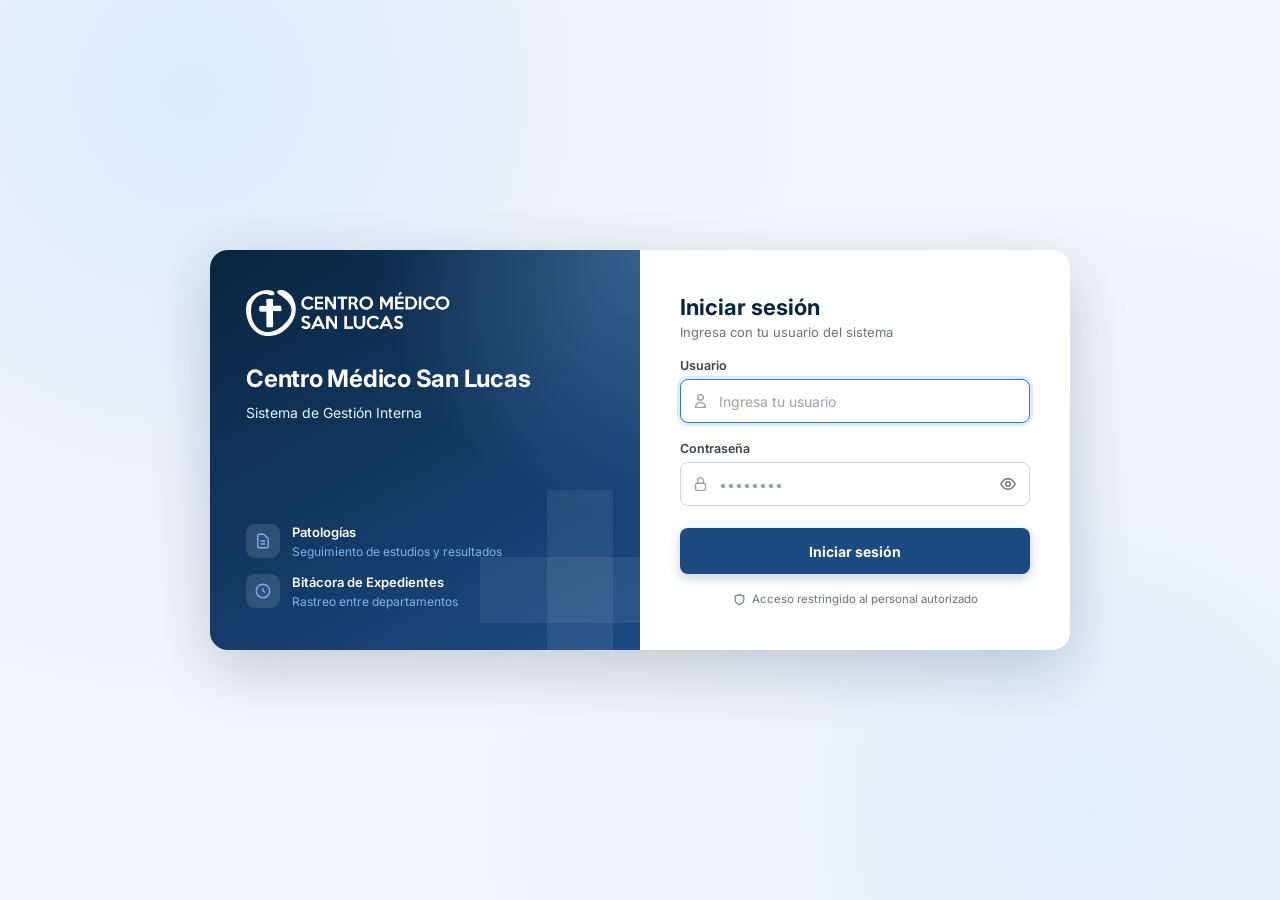
<file: index.html>
<!DOCTYPE html>
<html lang="es">
<head>
  <meta charset="UTF-8">
  <meta name="viewport" content="width=device-width, initial-scale=1.0">
  <title>Centro Médico San Lucas — Dashboard</title>
  <link rel="preconnect" href="https://fonts.googleapis.com">
  <link rel="preconnect" href="https://fonts.gstatic.com" crossorigin>
  <link rel="stylesheet" href="https://fonts.googleapis.com/css2?family=Inter:wght@400;500;600;700&display=swap">
  <link rel="stylesheet" href="css/styles.css">
  <script>if (!localStorage.getItem('cmsl_session')) location.replace('login.html');</script>
  <style>
    /* ── Dashboard layout ── */
    .dashboard-body {
      min-height: calc(100vh - var(--header-h));
      padding: 32px 24px 48px;
      max-width: 1120px;
      margin: 0 auto;
    }

    /* ── Bienvenida ── */
    .dashboard-greeting {
      position: relative;
      overflow: hidden;
      margin-bottom: 32px;
      padding: 28px 28px;
      border-radius: 16px;
      background:
        radial-gradient(circle at 92% 20%, rgba(125,180,237,.35) 0, transparent 40%),
        linear-gradient(120deg, var(--blue-900) 0%, var(--blue-700) 100%);
      color: var(--white);
      box-shadow: var(--shadow-md);
    }
    .dashboard-greeting::after {
      /* Cruz médica decorativa */
      content: '';
      position: absolute; right: 28px; top: 50%;
      width: 96px; height: 96px; transform: translateY(-50%);
      background:
        linear-gradient(rgba(255,255,255,.10), rgba(255,255,255,.10)) center / 32px 96px no-repeat,
        linear-gradient(rgba(255,255,255,.10), rgba(255,255,255,.10)) center / 96px 32px no-repeat;
      border-radius: 8px;
    }
    .greeting-date {
      font-size: 12px; font-weight: 600;
      text-transform: uppercase; letter-spacing: .08em;
      color: var(--blue-300);
    }
    .dashboard-greeting h2 {
      font-size: 26px;
      font-weight: 700;
      letter-spacing: -.01em;
      margin-top: 6px;
    }
    .dashboard-greeting p {
      font-size: 14px;
      color: var(--blue-100);
      margin-top: 4px;
      max-width: 560px;
    }

    /* ── Section header ── */
    .section-title {
      font-size: 11px;
      font-weight: 700;
      text-transform: uppercase;
      letter-spacing: .08em;
      color: var(--gray-500);
      margin-bottom: 14px;
    }

    /* ── Modules grid ── */
    .modules-grid {
      display: grid;
      grid-template-columns: repeat(auto-fill, minmax(280px, 1fr));
      gap: 18px;
    }

    /* ── Module card ── */
    .module-card {
      position: relative;
      background: var(--white);
      border: 1px solid var(--gray-200);
      border-radius: 14px;
      padding: 22px;
      display: flex;
      flex-direction: column;
      gap: 14px;
      text-decoration: none;
      color: inherit;
      box-shadow: var(--shadow-sm);
      transition: box-shadow .2s, transform .15s, border-color .2s;
      cursor: pointer;
    }
    .module-card:hover {
      box-shadow: var(--shadow-md);
      transform: translateY(-2px);
      border-color: var(--blue-300);
    }
    .module-card:focus-visible { box-shadow: var(--focus-ring), var(--shadow-md); }
    .module-card.disabled {
      background: var(--gray-50);
      border-style: dashed;
      box-shadow: none;
      cursor: not-allowed;
      pointer-events: none;
    }
    .module-card.disabled .module-info,
    .module-card.disabled .module-icon { opacity: .6; }

    .module-top {
      display: flex; align-items: flex-start; justify-content: space-between; gap: 12px;
    }
    .module-icon {
      width: 48px; height: 48px;
      border-radius: 12px;
      display: grid; place-items: center;
      flex-shrink: 0;
    }
    .module-icon svg { width: 24px; height: 24px; }
    .icon-blue   { background: var(--blue-100); color: var(--blue-700); }
    .icon-green  { background: var(--green-bg); color: var(--green); }
    .icon-yellow { background: var(--yellow-bg); color: var(--yellow); }
    .icon-gray   { background: var(--gray-100); color: var(--gray-500); }

    .module-info { flex: 1; }
    .module-info h3 {
      font-size: 16px;
      font-weight: 700;
      color: var(--blue-900);
    }
    .module-info p {
      font-size: 13px;
      color: var(--gray-500);
      margin-top: 4px;
      line-height: 1.5;
    }

    .module-badge {
      display: inline-flex; align-items: center; gap: 5px;
      font-size: 11px;
      font-weight: 600;
      padding: 3px 10px 3px 8px;
      border-radius: 20px;
      background: var(--green-bg);
      color: var(--green);
    }
    .module-badge::before {
      content: ''; width: 6px; height: 6px; border-radius: 50%; background: currentColor;
    }
    .badge-soon {
      background: var(--gray-100);
      color: var(--gray-500);
    }

    .module-cta {
      display: inline-flex; align-items: center; gap: 6px;
      font-size: 13px; font-weight: 600; color: var(--blue-700);
      padding-top: 14px;
      border-top: 1px solid var(--gray-100);
    }
    .module-cta svg { width: 16px; height: 16px; transition: transform .2s; }
    .module-card:hover .module-cta svg { transform: translateX(3px); }

    .module-features {
      list-style: none;
      display: flex; flex-wrap: wrap; gap: 6px;
    }
    .module-features li {
      font-size: 11.5px; font-weight: 500;
      color: var(--gray-600);
      background: var(--gray-100);
      padding: 3px 9px; border-radius: 6px;
    }

    @media (max-width: 640px) {
      .dashboard-body { padding: 16px 14px 32px; }
      .dashboard-greeting { padding: 22px 20px; }
      .dashboard-greeting::after { display: none; }
      .dashboard-greeting h2 { font-size: 21px; }
      .modules-grid { grid-template-columns: 1fr; }
    }
  </style>
</head>
<body>

<!-- ── HEADER ── -->
<header>
  <img src="img/logo_cmsl.png" alt="Centro Médico San Lucas" class="header-logo">
  <span class="header-subtitle">Sistema de Gestión</span>
  <div class="header-spacer"></div>
  <span id="header-user" style="font-size:12px;color:var(--blue-300);margin-right:8px;"></span>
  <button id="btn-logout" class="btn-logout" title="Cerrar sesión">
    <svg xmlns="http://www.w3.org/2000/svg" fill="none" viewBox="0 0 24 24" stroke="currentColor" stroke-width="2">
      <path d="M17 16l4-4m0 0l-4-4m4 4H7m6 4v1a2 2 0 01-2 2H5a2 2 0 01-2-2V7a2 2 0 012-2h6a2 2 0 012 2v1"/>
    </svg>
    Salir
  </button>
</header>

<!-- ── DASHBOARD ── -->
<div class="dashboard-body">

  <div class="dashboard-greeting">
    <span class="greeting-date" id="greeting-date"></span>
    <h2>Bienvenido, <span id="greeting-name">—</span></h2>
    <p>Selecciona un módulo para comenzar</p>
  </div>

  <p class="section-title">Módulos disponibles</p>
  <div class="modules-grid">

    <!-- Patologías -->
    <a class="module-card" href="patologias.html" id="card-patologias">
      <div class="module-top">
        <div class="module-icon icon-blue">
          <svg xmlns="http://www.w3.org/2000/svg" fill="none" viewBox="0 0 24 24" stroke="currentColor" stroke-width="1.8">
            <path d="M9 12h6m-6 4h6m2 5H7a2 2 0 01-2-2V5a2 2 0 012-2h5.586a1 1 0 01.707.293l5.414 5.414a1 1 0 01.293.707V19a2 2 0 01-2 2z"/>
          </svg>
        </div>
        <span class="module-badge">Activo</span>
      </div>
      <div class="module-info">
        <h3>Patologías</h3>
        <p>Registro y seguimiento de estudios de patología de pacientes</p>
      </div>
      <ul class="module-features">
        <li>Resultados</li><li>Revisión médica</li><li>Envío al paciente</li><li>Pagos</li>
      </ul>
      <span class="module-cta">
        Abrir módulo
        <svg xmlns="http://www.w3.org/2000/svg" fill="none" viewBox="0 0 24 24" stroke="currentColor" stroke-width="2.2"><path d="M5 12h14m-6-6 6 6-6 6"/></svg>
      </span>
    </a>

    <!-- Bitácora de Expedientes -->
    <a class="module-card" href="bitacora.html" id="card-bitacora">
      <div class="module-top">
        <div class="module-icon icon-green">
          <svg xmlns="http://www.w3.org/2000/svg" fill="none" viewBox="0 0 24 24" stroke="currentColor" stroke-width="1.8">
            <path d="M12 8v4l3 2m6-2a9 9 0 11-18 0 9 9 0 0118 0z"/>
          </svg>
        </div>
        <span class="module-badge">Activo</span>
      </div>
      <div class="module-info">
        <h3>Bitácora de Expedientes</h3>
        <p>Rastreo de expedientes clínicos entre departamentos y tiempo en cada uno</p>
      </div>
      <ul class="module-features">
        <li>Transferencias</li><li>Acuses</li><li>Alertas de tiempo</li><li>Archivo</li>
      </ul>
      <span class="module-cta">
        Abrir módulo
        <svg xmlns="http://www.w3.org/2000/svg" fill="none" viewBox="0 0 24 24" stroke="currentColor" stroke-width="2.2"><path d="M5 12h14m-6-6 6 6-6 6"/></svg>
      </span>
    </a>

    <!-- Anexo 2 · Inventarios: web app aparte, con cuenta de Google (ver ANEXO2_URL en js/config.js) -->
    <a class="module-card" id="card-anexo2" target="_blank" rel="noopener">
      <div class="module-top">
        <div class="module-icon icon-yellow">
          <svg xmlns="http://www.w3.org/2000/svg" fill="none" viewBox="0 0 24 24" stroke="currentColor" stroke-width="1.8">
            <path d="M9 5H7a2 2 0 00-2 2v12a2 2 0 002 2h10a2 2 0 002-2V7a2 2 0 00-2-2h-2M9 5a2 2 0 002 2h2a2 2 0 002-2M9 5a2 2 0 012-2h2a2 2 0 012 2m-6 9 2 2 4-4"/>
          </svg>
        </div>
        <span class="module-badge" id="badge-anexo2">Activo</span>
      </div>
      <div class="module-info">
        <h3>Anexo 2 · Inventarios</h3>
        <p>Asignación de bienes de uso personal y compartido, con firma electrónica. Se abre con tu cuenta @medsanlucas.com autorizada.</p>
      </div>
      <ul class="module-features">
        <li>Solicitudes de RH</li><li>Padrón de bienes</li><li>Firma con tableta</li><li>PDF firmado</li>
      </ul>
      <span class="module-cta">
        Abrir en otra pestaña
        <svg xmlns="http://www.w3.org/2000/svg" fill="none" viewBox="0 0 24 24" stroke="currentColor" stroke-width="2.2"><path d="M14 4h6v6m0-6L10 14M18 14v5a1 1 0 01-1 1H5a1 1 0 01-1-1V7a1 1 0 011-1h5"/></svg>
      </span>
    </a>

    <!-- Próximamente -->
    <div class="module-card disabled">
      <div class="module-top">
        <div class="module-icon icon-gray">
          <svg xmlns="http://www.w3.org/2000/svg" fill="none" viewBox="0 0 24 24" stroke="currentColor" stroke-width="1.8">
            <path d="M9 19v-6a2 2 0 00-2-2H5a2 2 0 00-2 2v6a2 2 0 002 2h2a2 2 0 002-2zm0 0V9a2 2 0 012-2h2a2 2 0 012 2v10m-6 0a2 2 0 002 2h2a2 2 0 002-2m0 0V5a2 2 0 012-2h2a2 2 0 012 2v14a2 2 0 01-2 2h-2a2 2 0 01-2-2z"/>
          </svg>
        </div>
        <span class="module-badge badge-soon">Próximamente</span>
      </div>
      <div class="module-info">
        <h3>Reportes</h3>
        <p>Estadísticas y reportes del centro médico</p>
      </div>
    </div>

  </div>
</div>

<script type="module">
  import { getSession, logout, tieneAccesoPatologias } from './js/auth.js';
  import { tieneAccesoBitacora } from './js/bitacora/config.js';
  import { ANEXO2_URL } from './js/config.js';

  const session = getSession();
  if (session) {
    document.getElementById('greeting-name').textContent = session.usuario;
    document.getElementById('header-user').textContent   = session.usuario;
  }

  const hoy = new Date().toLocaleDateString('es-MX', {
    weekday: 'long', day: 'numeric', month: 'long', year: 'numeric',
  });
  document.getElementById('greeting-date').textContent = hoy;

  /* Cada módulo decide quién entra (y lo vuelve a verificar al abrirse):
       Patologías → farmacia, admision, contabilidad, admin
       Bitácora   → admision, departamentos clínicos, admin */
  if (!session || !tieneAccesoPatologias(session.usuario)) {
    document.getElementById('card-patologias').remove();
  }
  if (!session || !tieneAccesoBitacora(session.usuario)) {
    document.getElementById('card-bitacora').remove();
  }

  /* Anexo 2 se ve para todos: el acceso lo decide la propia web app según
     la cuenta de Google, no el usuario de este sitio. */
  const cardAnexo2 = document.getElementById('card-anexo2');
  if (ANEXO2_URL) {
    cardAnexo2.href = ANEXO2_URL;
  } else {
    cardAnexo2.classList.add('disabled');
    cardAnexo2.removeAttribute('target');
    document.getElementById('badge-anexo2').className = 'module-badge badge-soon';
    document.getElementById('badge-anexo2').textContent = 'Por publicar';
  }

  // Un usuario dado de alta en la hoja pero sin módulos asignados (Anexo 2 no cuenta).
  if (!document.querySelector('.modules-grid a.module-card:not(#card-anexo2)')) {
    document.querySelector('.dashboard-greeting p').textContent =
      'Tu usuario no tiene módulos asignados. Pide a Sistemas que te dé acceso.';
  }

  document.getElementById('btn-logout').addEventListener('click', logout);
</script>

</body>
</html>
</file>
<file: css/styles.css>
/* ── Tokens ─────────────────────────────────────── */
:root {
  /* Paleta base (los nombres se usan también en estilos en línea y en el JS) */
  --blue-900: #0A2540;
  --blue-800: #0F3460;
  --blue-700: #1C4B82;
  --blue-500: #2E78D4;
  --blue-300: #7DB4ED;
  --blue-100: #E8F2FC;
  --blue-50:  #F4F8FD;
  --white:    #FFFFFF;
  --gray-900: #111827;
  --gray-700: #374151;
  --gray-600: #4B5563;
  --gray-500: #6B7280;
  --gray-400: #9CA3AF;
  --gray-300: #D1D5DB;
  --gray-200: #E5E7EB;
  --gray-100: #F3F4F6;
  --gray-50:  #F9FAFB;
  --green:    #15803D;
  --green-bg: #DCFCE7;
  --red:      #DC2626;
  --red-bg:   #FEE2E2;
  --yellow:   #B45309;
  --yellow-bg:#FEF3C7;
  --violet:   #6D28D9;
  --violet-bg:#EDE9FE;

  /* Semánticos */
  --bg:            #F3F6FA;
  --surface:       var(--white);
  --border:        var(--gray-200);
  --border-strong: var(--gray-300);
  --text:          var(--gray-900);
  --text-muted:    #5F6775;
  --focus-ring:    0 0 0 3px rgba(46,120,212,.35);

  --shadow-xs: 0 1px 2px rgba(10,37,64,.06);
  --shadow-sm: 0 1px 3px rgba(10,37,64,.08), 0 1px 2px rgba(10,37,64,.04);
  --shadow-md: 0 4px 16px rgba(10,37,64,.10);
  --shadow-lg: 0 12px 40px rgba(10,37,64,.18);
  --radius:    8px;
  --radius-lg: 12px;
  --panel-w:   480px;
  --header-h:  64px;
  --font: 'Inter', 'Segoe UI', system-ui, -apple-system, sans-serif;
}

/* ── Reset ───────────────────────────────────────── */
*, *::before, *::after { box-sizing: border-box; margin: 0; padding: 0; }
body {
  font-family: var(--font);
  font-size: 14px;
  line-height: 1.45;
  background: var(--bg);
  color: var(--gray-700);
  min-height: 100vh;
  overflow-x: hidden;
  -webkit-font-smoothing: antialiased;
}
button, input, select, textarea { font-family: inherit; }

:focus-visible { outline: none; box-shadow: var(--focus-ring); }

/* ── Header ──────────────────────────────────────── */
header {
  position: sticky; top: 0; z-index: 100;
  height: var(--header-h);
  background: linear-gradient(90deg, var(--blue-900) 0%, var(--blue-800) 100%);
  display: flex; align-items: center; gap: 14px;
  padding: 0 24px;
  box-shadow: var(--shadow-md);
}
.header-logo {
  height: 34px; width: auto;
  flex-shrink: 0;
  filter: brightness(0) invert(1);
}
.header-subtitle {
  font-size: 13px; font-weight: 600; color: var(--white);
  white-space: nowrap;
  padding-left: 14px;
  border-left: 1px solid rgba(255,255,255,.2);
  letter-spacing: .01em;
}
.btn-back {
  display: grid; place-items: center;
  width: 36px; height: 36px;
  border-radius: 8px;
  color: var(--blue-300);
  flex-shrink: 0;
  transition: color .15s, background .15s;
}
.btn-back:hover { color: var(--white); background: rgba(255,255,255,.1); }

#header-user, #header-depto {
  display: inline-flex; align-items: center; gap: 6px;
  padding: 4px 11px; border-radius: 20px;
  background: rgba(255,255,255,.08);
  color: var(--blue-100) !important;
  font-weight: 600;
}
#header-user:empty, #header-depto:empty { display: none; }

.btn-logout {
  display: inline-flex; align-items: center; gap: 6px;
  background: none; border: 1px solid rgba(255,255,255,.2);
  color: var(--blue-100); font-size: 12px; font-weight: 600;
  height: 34px; padding: 0 12px; border-radius: 8px; cursor: pointer;
  flex-shrink: 0;
  transition: color .15s, background .15s, border-color .15s;
}
.btn-logout svg { width: 15px; height: 15px; }
.btn-logout:hover { color: var(--white); background: rgba(255,255,255,.1); border-color: rgba(255,255,255,.4); }
.header-spacer { flex: 1; }
#status-indicator {
  font-size: 12px; color: var(--blue-100);
  display: flex; align-items: center; gap: 7px;
  padding: 4px 11px; border-radius: 20px;
  background: rgba(255,255,255,.06);
}
.dot {
  width: 8px; height: 8px; border-radius: 50%;
  background: var(--blue-300);
  transition: background .3s;
}
.dot.online  { background: #4ADE80; box-shadow: 0 0 0 3px rgba(74,222,128,.2); }
.dot.loading { background: #FBBF24; animation: pulse 1s infinite; }
.dot.error   { background: #F87171; box-shadow: 0 0 0 3px rgba(248,113,113,.2); }
@keyframes pulse { 0%,100%{opacity:1} 50%{opacity:.4} }

/* ── Layout ──────────────────────────────────────── */
.app-body {
  display: flex;
  min-height: calc(100vh - var(--header-h));
  transition: padding-right .3s ease;
}
.app-body.panel-open { padding-right: var(--panel-w); }

main {
  flex: 1; padding: 24px;
  max-width: 100%; overflow: hidden;
}

/* ── Encabezado de página ────────────────────────── */
.page-head {
  display: flex; align-items: flex-end; justify-content: space-between;
  gap: 16px; flex-wrap: wrap;
  margin-bottom: 18px;
}
.page-head h1 {
  font-size: 22px; font-weight: 700; color: var(--blue-900);
  letter-spacing: -.01em;
}
.page-head p {
  font-size: 13px; color: var(--text-muted); margin-top: 2px;
}

/* ── Tarjeta de controles (búsqueda + filtros) ───── */
.controls-card {
  background: var(--surface);
  border: 1px solid var(--border);
  border-radius: var(--radius-lg);
  box-shadow: var(--shadow-xs);
  padding: 16px;
  margin-bottom: 16px;
}
.controls-card > :last-child { margin-bottom: 0; }

/* ── Toolbar ─────────────────────────────────────── */
.toolbar {
  display: flex; gap: 10px; flex-wrap: wrap;
  align-items: center; margin-bottom: 14px;
}
.search-wrap {
  flex: 1; min-width: 260px;
  position: relative;
}
.search-wrap svg {
  position: absolute; left: 12px; top: 50%;
  transform: translateY(-50%);
  width: 17px; height: 17px;
  color: var(--gray-400); pointer-events: none;
}
#search-input {
  width: 100%; height: 40px; padding: 0 12px 0 38px;
  border: 1.5px solid var(--border-strong);
  border-radius: var(--radius);
  font-size: 14px; color: var(--text); background: var(--gray-50);
  outline: none; transition: border-color .2s, box-shadow .2s, background .2s;
}
#search-input:hover { border-color: var(--gray-400); }
#search-input:focus {
  border-color: var(--blue-500); background: var(--white);
  box-shadow: 0 0 0 3px rgba(46,120,212,.15);
}
#search-input::placeholder { color: #5F6775; }

/* Selector segmentado (Folio / Expediente / Nombre) */
.search-type {
  display: flex; gap: 2px;
  background: var(--gray-100);
  padding: 3px; border-radius: 9px;
}
.search-type label {
  display: flex; align-items: center;
  font-size: 13px; font-weight: 500; color: var(--gray-600);
  cursor: pointer;
  height: 34px; padding: 0 12px;
  border-radius: 7px;
  transition: background .15s, color .15s, box-shadow .15s;
  user-select: none;
}
.search-type label:hover { color: var(--blue-700); }
.search-type input[type=radio] { position: absolute; opacity: 0; pointer-events: none; }
.search-type label:has(input:checked) {
  background: var(--white); color: var(--blue-900); font-weight: 600;
  box-shadow: var(--shadow-sm);
}
.search-type label:has(input:focus-visible) { box-shadow: var(--focus-ring); }

.btn {
  display: inline-flex; align-items: center; gap: 7px;
  height: 40px; padding: 0 16px; font-size: 13px; font-weight: 600;
  border: none; border-radius: var(--radius); cursor: pointer;
  white-space: nowrap;
  transition: background .18s, border-color .18s, transform .1s, box-shadow .18s;
}
.btn:active { transform: scale(.97); }
.btn-primary { background: var(--blue-700); color: var(--white); box-shadow: var(--shadow-xs); }
.btn-primary:hover { background: var(--blue-900); }
.btn-outline {
  background: var(--white); color: var(--blue-700);
  border: 1.5px solid var(--border-strong);
}
.btn-outline:hover { background: var(--blue-50); border-color: var(--blue-300); }
.btn-new  { background: var(--green); color: var(--white); box-shadow: var(--shadow-xs); }
.btn-new:hover { background: #166534; }
.btn svg { width: 16px; height: 16px; flex-shrink: 0; }

/* ── Filter bar ──────────────────────────────────── */
.filter-bar {
  display: flex; align-items: center; gap: 8px;
  flex-wrap: wrap; margin-bottom: 14px;
}
.filter-label {
  font-size: 11px; font-weight: 700; text-transform: uppercase;
  letter-spacing: .06em; color: var(--text-muted); white-space: nowrap;
  margin-right: 2px;
}
.filter-chip {
  display: inline-flex; align-items: center; gap: 6px;
  height: 32px; padding: 0 13px; font-size: 12.5px; font-weight: 600;
  border: 1.5px solid var(--border-strong); border-radius: 20px;
  cursor: pointer; background: var(--white); color: var(--gray-700);
  transition: border-color .15s, background .15s, color .15s;
}
.filter-chip svg { width: 14px; height: 14px; flex-shrink: 0; color: var(--gray-400); transition: color .15s; }
.filter-chip:hover { border-color: var(--blue-300); color: var(--blue-700); background: var(--blue-50); }
.filter-chip:hover svg { color: var(--blue-500); }
.filter-chip.active { background: var(--blue-700); color: var(--white); border-color: var(--blue-700); }
.filter-chip.active svg { color: var(--blue-100); }
.filter-chip.active:hover { background: var(--blue-900); border-color: var(--blue-900); }

/* ── Stats bar (indicadores) ─────────────────────── */
#stats-bar {
  display: flex; gap: 12px; flex-wrap: wrap;
  margin-bottom: 16px;
}
.stat-chip {
  flex: 1 1 160px; max-width: 240px;
  display: flex; flex-direction: column; gap: 2px;
  background: var(--surface);
  border: 1px solid var(--border);
  border-left: 4px solid var(--blue-500);
  border-radius: 10px;
  padding: 10px 14px;
  font-size: 12px; font-weight: 500; color: var(--text-muted);
  box-shadow: var(--shadow-xs);
}
.stat-chip strong {
  font-size: 22px; font-weight: 700; line-height: 1.15;
  color: var(--blue-900);
  font-variant-numeric: tabular-nums;
}
.stat-chip.stat-warn   { border-left-color: #F59E0B; }
.stat-chip.stat-warn strong { color: var(--yellow); }
.stat-chip.stat-danger { border-left-color: var(--red); }
.stat-chip.stat-danger strong { color: var(--red); }
.stat-chip.stat-ok     { border-left-color: var(--green); }
.stat-chip.stat-ok strong { color: var(--green); }

/* ── Table card ──────────────────────────────────── */
.table-card {
  background: var(--surface);
  border-radius: var(--radius-lg);
  box-shadow: var(--shadow-sm);
  border: 1px solid var(--border);
  overflow: hidden;
}
/* Con altura máxima el scroll es vertical también, así el encabezado queda fijo */
.table-scroll {
  overflow: auto;
  position: relative;   /* contiene los textos ocultos (sr-only) de las filas fuera de vista */
  /* --tabla-top lo calcula main.js: la tabla llega justo al borde inferior de la ventana */
  max-height: calc(100vh - var(--tabla-top, 160px) - 26px);
  min-height: 240px;
}
.table-scroll::-webkit-scrollbar { width: 8px; height: 8px; }
.table-scroll::-webkit-scrollbar-thumb { background: var(--gray-300); border-radius: 4px; }
.table-scroll::-webkit-scrollbar-track { background: transparent; }
table {
  width: 100%; border-collapse: separate; border-spacing: 0;
  font-size: 13px;
  font-variant-numeric: tabular-nums;
}
thead { position: sticky; top: 0; z-index: 5; }
th {
  padding: 11px 14px;
  background: var(--gray-50);
  border-bottom: 1px solid var(--border);
  text-align: left; font-weight: 700;
  color: var(--gray-600); font-size: 11px;
  text-transform: uppercase; letter-spacing: .05em;
  white-space: nowrap;
}
tbody tr {
  cursor: pointer;
  transition: background .12s;
}
tbody td { border-bottom: 1px solid var(--gray-100); }
tbody tr:last-child td { border-bottom: none; }
tbody tr:hover  { background: var(--blue-50); }
tbody tr.active { background: var(--blue-100); }
tbody tr.active td:first-child { box-shadow: inset 3px 0 0 var(--blue-500); }
td {
  padding: 11px 14px;
  white-space: nowrap;
  max-width: 220px;
  overflow: hidden; text-overflow: ellipsis;
  vertical-align: middle;
  color: var(--gray-700);
}
td.folio { font-weight: 700; color: var(--blue-700); }
/* Las filas de estado (cargando / vacío) no son clicables */
tbody tr:has(.state-box) { cursor: default; background: none; }

/* Pills */
.pill {
  display: inline-flex; align-items: center; gap: 5px;
  padding: 2px 10px 2px 8px; border-radius: 20px;
  font-size: 11px; font-weight: 600;
}
.pill::before {
  content: ''; width: 6px; height: 6px; border-radius: 50%;
  background: currentColor;
}
.pill-yes  { background: var(--green-bg);  color: var(--green);  }
.pill-no   { background: var(--gray-100);  color: var(--gray-500); }
.pill-rec  { background: var(--yellow-bg); color: var(--yellow); }

/* ── Tabla de patologías (compacta) ───────────────── */
.tabla-patologias { font-size: 12.5px; }
.tabla-patologias th {
  padding: 9px 8px;
  font-size: 11px; letter-spacing: .03em;
  cursor: help;
}
.tabla-patologias td { padding: 7px 8px; max-width: none; }
.tabla-patologias th:first-child,
.tabla-patologias td:first-child { padding-left: 14px; }
.tabla-patologias th:last-child,
.tabla-patologias td:last-child { padding-right: 14px; }
.tabla-patologias .muted { color: var(--gray-500); }

/* Folio arriba, expediente abajo */
.tabla-patologias .col-id { line-height: 1.25; }
.tabla-patologias .col-id .folio { display: block; font-weight: 700; color: var(--blue-700); }
.tabla-patologias .col-id small { display: block; font-size: 11px; color: var(--gray-500); }

.tabla-patologias .col-nombre {
  max-width: 160px;
  overflow: hidden; text-overflow: ellipsis;
  font-weight: 500; color: var(--gray-900);
}
.tabla-patologias .col-nivel { text-align: center; }
.tabla-patologias .col-monto { text-align: right; }
.tabla-patologias .cita-fecha { font-size: 11.5px; color: var(--gray-700); }
.tabla-patologias .pill { padding: 1px 8px 1px 6px; font-size: 11px; }

/* Días entre la entrega y los resultados digitales */
.dias {
  position: relative;
  display: inline-flex; align-items: center; gap: 5px;
  padding: 2px 9px 2px 6px; border-radius: 20px;
  border: 1px solid transparent;
  font-size: 11.5px; font-weight: 700; white-space: nowrap;
  font-variant-numeric: tabular-nums;
}
.dias-ico { width: 13px; height: 13px; flex-shrink: 0; }
/* Único estado accionable: pendiente y fuera de plazo → el más fuerte */
.dias-vencido { background: #B91C1C; color: var(--white); }
/* Pendiente dentro de plazo */
.dias-espera  { background: var(--green-bg); color: var(--green); border-color: #86EFAC; }
/* Recibido a tiempo */
.dias-ok      { background: var(--green-bg); color: var(--green); }
/* Recibido tarde: queda registrado, pero en voz baja */
.dias-tarde   { background: var(--white); color: #B91C1C; border-color: #FCA5A5; }
.dias-na  { color: var(--gray-500); font-weight: 500; padding: 0; }

.sr-only {
  position: absolute; width: 1px; height: 1px; padding: 0; margin: -1px;
  overflow: hidden; clip: rect(0 0 0 0); white-space: nowrap; border: 0;
}

/* Encabezado "Días" ordenable */
.th-sort {
  display: inline-flex; align-items: center; gap: 4px;
  background: none; border: none; padding: 0; margin: 0;
  font: inherit; letter-spacing: inherit; text-transform: inherit;
  color: inherit; cursor: pointer;
}
.th-sort svg { width: 12px; height: 12px; opacity: .35; transition: opacity .15s, color .15s; }
.th-sort:hover svg { opacity: .8; }
.th-sort:hover { color: var(--blue-700); }
th.sorted .th-sort { color: var(--blue-700); }
th.sorted .th-sort svg { opacity: 1; }

.dias-panel { margin-top: 2px; font-size: 13px; padding: 5px 12px 5px 10px; }
.dias-panel-nota { display: block; margin-top: 6px; font-size: 12px; color: var(--gray-500); }

/* ── Pagination ──────────────────────────────────── */
.pagination {
  display: none; align-items: center; justify-content: center;
  gap: 6px; margin-top: 16px; flex-wrap: wrap;
}
.page-btn {
  min-width: 36px; height: 36px; padding: 0 10px;
  border: 1px solid var(--border-strong); border-radius: 8px;
  background: var(--white); color: var(--gray-700);
  font-size: 13px; font-weight: 600; cursor: pointer;
  font-variant-numeric: tabular-nums;
  transition: border-color .15s, background .15s, color .15s;
}
.page-btn:hover:not(:disabled) { border-color: var(--blue-300); background: var(--blue-50); color: var(--blue-700); }
.page-btn.active { background: var(--blue-700); color: var(--white); border-color: var(--blue-700); }
.page-btn:disabled { opacity: .4; cursor: not-allowed; }
.page-ellipsis { color: var(--gray-500); font-size: 13px; padding: 0 4px; }

/* ── Empty / Loading states ──────────────────────── */
.state-box {
  padding: 72px 24px; text-align: center;
  color: var(--text-muted);
  white-space: normal;
  /* La tabla puede ser más ancha que la pantalla: el mensaje se queda en el área visible */
  position: sticky; left: 0;
  width: 100cqw;
}
.table-scroll { container-type: inline-size; }
td:has(> .state-box) { padding: 0; max-width: none; }
.state-box svg {
  width: 56px; height: 56px; margin: 0 auto 14px; display: block;
  padding: 14px; border-radius: 50%;
  background: var(--blue-50); color: var(--blue-500);
}
.state-box p { font-size: 14px; max-width: 420px; margin: 0 auto; line-height: 1.55; }
.state-box strong { color: var(--gray-700); }
.spinner {
  width: 36px; height: 36px; margin: 0 auto 14px;
  border: 3px solid var(--gray-200);
  border-top-color: var(--blue-500);
  border-radius: 50%;
  animation: spin .7s linear infinite;
}
@keyframes spin { to { transform: rotate(360deg); } }

/* ── Side Panel ──────────────────────────────────── */
#side-panel {
  position: fixed; top: var(--header-h); right: 0;
  width: var(--panel-w); height: calc(100vh - var(--header-h));
  background: var(--white);
  border-left: 1px solid var(--border);
  box-shadow: var(--shadow-lg);
  display: flex; flex-direction: column;
  transform: translateX(100%);
  transition: transform .3s cubic-bezier(.2,.8,.2,1);
  z-index: 90;
  overflow: hidden;
}
#side-panel.open { transform: translateX(0); }

.panel-header {
  padding: 18px 20px;
  background: var(--white);
  border-bottom: 1px solid var(--border);
  display: flex; align-items: center; gap: 12px;
  flex-shrink: 0;
  position: relative;
}
.panel-header::before {
  content: ''; position: absolute; left: 0; top: 0; right: 0; height: 3px;
  background: linear-gradient(90deg, var(--blue-700), var(--blue-500));
}
.panel-header-info { flex: 1; min-width: 0; }
.panel-header h2 {
  font-size: 16px; font-weight: 700; color: var(--blue-900);
  white-space: nowrap; overflow: hidden; text-overflow: ellipsis;
}
.panel-header p { font-size: 12.5px; color: var(--text-muted); margin-top: 2px; }
#btn-close-panel {
  background: none; border: none; cursor: pointer;
  color: var(--gray-500); width: 36px; height: 36px;
  border-radius: 8px; display: grid; place-items: center;
  transition: color .15s, background .15s;
}
#btn-close-panel:hover { color: var(--gray-900); background: var(--gray-100); }
#btn-close-panel svg { width: 18px; height: 18px; }

.panel-body {
  flex: 1; overflow-y: auto; padding: 20px;
}
.panel-body::-webkit-scrollbar { width: 6px; }
.panel-body::-webkit-scrollbar-track { background: transparent; }
.panel-body::-webkit-scrollbar-thumb { background: var(--gray-300); border-radius: 3px; }

.field-group {
  margin-bottom: 14px;
}
.field-group label {
  display: block; font-size: 12px; font-weight: 600;
  color: var(--gray-600); margin-bottom: 5px;
}
.field-group input,
.field-group select,
.field-group textarea {
  width: 100%; min-height: 38px; padding: 8px 11px;
  border: 1.5px solid var(--border-strong);
  border-radius: var(--radius);
  font-size: 13.5px; color: var(--text);
  background: var(--white);
  outline: none;
  transition: border-color .2s, box-shadow .2s;
}
.field-group input:hover:not(.field-readonly),
.field-group select:hover:not(.field-readonly),
.field-group textarea:hover:not(.field-readonly) { border-color: var(--gray-400); }
.field-group input:focus,
.field-group select:focus,
.field-group textarea:focus {
  border-color: var(--blue-500);
  box-shadow: 0 0 0 3px rgba(46,120,212,.15);
}
.field-group textarea { resize: vertical; min-height: 72px; }
.field-readonly {
  background: var(--gray-50) !important;
  color: var(--gray-500) !important;
  border-style: dashed !important;
  cursor: not-allowed;
}

.fields-grid {
  display: grid; grid-template-columns: 1fr 1fr; gap: 0 14px;
}
.fields-grid .field-group { grid-column: span 1; }
.fields-grid .field-group.full { grid-column: span 2; }

.section-label {
  display: flex; align-items: center; gap: 8px;
  font-size: 11px; font-weight: 700; letter-spacing: .08em;
  text-transform: uppercase; color: var(--blue-700);
  padding: 0 0 8px;
  border-bottom: 1px solid var(--blue-100);
  margin: 22px 0 14px;
}
.section-label::before {
  content: ''; width: 6px; height: 6px; border-radius: 2px;
  background: var(--blue-500); flex-shrink: 0;
}
.section-label svg { width: 12px; height: 12px; }
.section-label:first-child { margin-top: 0; }
.section-locked { color: var(--gray-500); border-bottom-color: var(--gray-200); }
.section-locked::before { background: var(--gray-300); }
.field-readonly:not(select) { pointer-events: none; }

.panel-footer {
  padding: 14px 20px;
  border-top: 1px solid var(--border);
  display: flex; gap: 10px; justify-content: flex-end;
  flex-shrink: 0; background: var(--gray-50);
}
.btn-save { background: var(--blue-700); color: var(--white); }
.btn-save:hover { background: var(--blue-900); }
.btn-cancel { background: var(--white); color: var(--gray-700); border: 1px solid var(--border-strong); }
.btn-cancel:hover { background: var(--gray-100); }
.btn:disabled { opacity: .6; cursor: not-allowed; }
.btn:disabled:active { transform: none; }
.panel-footer[hidden], .panel-confirm[hidden], .panel-alert[hidden] { display: none; }

/* Guardando: el formulario queda bloqueado hasta que el servidor confirma */
#side-panel.is-busy .panel-body { pointer-events: none; opacity: .65; transition: opacity .2s; }
.btn-spinner {
  width: 14px; height: 14px; flex-shrink: 0;
  border: 2px solid rgba(255,255,255,.45);
  border-top-color: var(--white);
  border-radius: 50%;
  animation: spin .7s linear infinite;
}

/* Error de guardado: los datos siguen en el formulario */
.panel-alert {
  display: flex; align-items: flex-start; gap: 12px;
  margin: 14px 20px 0;
  padding: 12px 14px;
  background: var(--red-bg);
  border: 1px solid #FCA5A5;
  border-radius: var(--radius);
  color: #7F1D1D;
  font-size: 13px; line-height: 1.45;
  flex-shrink: 0;
}
.panel-alert p { flex: 1; min-width: 0; }
.btn-retry {
  height: 34px; padding: 0 14px; flex-shrink: 0;
  background: var(--white); color: #991B1B;
  border: 1px solid #FCA5A5;
}
.btn-retry:hover { background: #FFF5F5; }

/* Confirmación antes de descartar cambios */
.panel-confirm {
  padding: 14px 20px;
  border-top: 1px solid #FDE68A;
  background: var(--yellow-bg);
  flex-shrink: 0;
}
.panel-confirm p {
  font-size: 13px; font-weight: 600; color: #78350F;
  margin-bottom: 10px;
}
.panel-confirm-actions { display: flex; gap: 10px; justify-content: flex-end; }
.btn-discard { background: var(--white); color: #B91C1C; border: 1px solid #FCA5A5; }
.btn-discard:hover { background: var(--red-bg); }

/* ── Toast ───────────────────────────────────────── */
#toast {
  position: fixed; bottom: 24px; left: 50%; transform: translateX(-50%) translateY(20px);
  background: var(--gray-900); color: var(--white);
  padding: 11px 20px 11px 16px; border-radius: 10px;
  font-size: 13px; font-weight: 600;
  display: flex; align-items: center; gap: 10px;
  box-shadow: var(--shadow-lg);
  opacity: 0; transition: opacity .25s, transform .25s;
  pointer-events: none; z-index: 999;
  max-width: calc(100vw - 32px);
}
#toast::before {
  content: ''; width: 8px; height: 8px; border-radius: 50%;
  background: #4ADE80; flex-shrink: 0;
}
#toast.show { opacity: 1; transform: translateX(-50%) translateY(0); }
#toast.error { background: #7F1D1D; }
#toast.error::before { background: #FCA5A5; }

/* ── Movimiento reducido ─────────────────────────── */
@media (prefers-reduced-motion: reduce) {
  *, *::before, *::after {
    animation-duration: .01ms !important;
    animation-iteration-count: 1 !important;
    transition-duration: .01ms !important;
  }
}

/* ── Responsive ──────────────────────────────────── */
@media (max-width: 900px) {
  .header-subtitle { display: none; }
  #conn-label { display: none; }
}
@media (max-width: 640px) {
  header { padding: 0 12px; gap: 8px; }
  #header-user, #header-depto { display: none; }
  .btn-logout { padding: 0 9px; }
  .search-type { flex-wrap: wrap; }
  .toolbar .btn { flex: 1; justify-content: center; }
  #side-panel { width: 100%; }
  .app-body.panel-open { padding-right: 0; }
  .fields-grid { grid-template-columns: 1fr; }
  .fields-grid .field-group.full { grid-column: span 1; }
  main { padding: 14px; }
  .controls-card { padding: 12px; }
  .stat-chip { max-width: none; }
  .stat-chip strong { font-size: 18px; }
}
.dias-panel .dias-ico { width: 15px; height: 15px; }
.state-box .state-action { margin-top: 16px; }

/* ── Etapas del estudio ───────────────────────────── */
/* Barra de etapas: reemplaza la tarjeta de conteo; cada etapa filtra la tabla */
#stats-bar.etapas-bar {
  gap: 4px; flex-wrap: wrap;
  padding: 4px;
  background: var(--surface);
  border: 1px solid var(--border);
  border-radius: var(--radius-lg);
  box-shadow: var(--shadow-xs);
}
.etapa-filtro {
  display: inline-flex; align-items: baseline; gap: 8px;
  min-height: 36px; padding: 7px 12px;
  background: none; border: none; border-radius: 8px;
  font-size: 12.5px; font-weight: 600; color: var(--gray-600);
  cursor: pointer;
  transition: background .15s, color .15s;
}
.etapa-filtro strong {
  font-size: 15px; font-weight: 700; color: var(--blue-900);
  font-variant-numeric: tabular-nums;
}
.etapa-filtro:hover { background: var(--blue-50); color: var(--blue-700); }
.etapa-filtro.vacia, .etapa-filtro.vacia strong { color: var(--gray-500); font-weight: 500; }
.etapa-filtro.active, .etapa-filtro.active:hover { background: var(--blue-700); color: var(--white); }
.etapa-filtro.active strong { color: var(--white); }
.etapa-filtro:first-child { padding-right: 16px; margin-right: 4px; border-right: 1px solid var(--border); border-radius: 8px 0 0 8px; }
.etapa-filtro.active:first-child { border-radius: 8px; }

/* Pastilla de etapa en la tabla:
   azul = esperando al laboratorio · ámbar = le toca al personal · verde = completo */
.etapa {
  display: inline-block;
  padding: 2px 9px; border-radius: 6px;
  font-size: 11.5px; font-weight: 600; white-space: nowrap;
  border: 1px solid transparent;
}
.etapa-sin-entrega { color: var(--gray-600); border: 1px dashed var(--gray-300); }
.etapa-digital, .etapa-fisico { background: var(--blue-100); color: var(--blue-700); }
.etapa-revision, .etapa-envio { background: var(--yellow-bg); color: #92400E; }
.etapa-completo { background: var(--green-bg); color: var(--green); }
.etapa-cobro {
  display: block; margin-top: 3px;
  font-size: 11px; font-weight: 600; color: var(--gray-600);
  white-space: nowrap;
}
.tabla-patologias .col-etapa { line-height: 1.2; }

/* Tipo de búsqueda detectado (folio / expediente / nombre) */
.search-wrap #search-input { padding-right: 104px; }
.search-kind {
  position: absolute; right: 10px; top: 50%; transform: translateY(-50%);
  padding: 2px 8px; border-radius: 6px;
  background: var(--blue-100); color: var(--blue-700);
  font-size: 11px; font-weight: 600; pointer-events: none;
}
.search-kind:empty { display: none; }
/* Con texto, el ✕ nativo del buscador se recorre para no tapar la etiqueta */
#search-input::-webkit-search-cancel-button { margin-right: 84px; cursor: pointer; }

/* Filtros transversales en la misma barra que las etapas */
.etapas-sep {
  width: 1px; align-self: stretch; margin: 4px 6px 4px auto;
  background: var(--border);
}
.filtro-toggle {
  display: inline-flex; align-items: center; gap: 7px;
  min-height: 36px; padding: 6px 12px 6px 10px;
  background: var(--white);
  border: 1px solid var(--border-strong); border-radius: 8px;
  font-size: 12.5px; font-weight: 600; color: var(--gray-700);
  cursor: pointer;
  transition: background .15s, border-color .15s, color .15s;
}
.filtro-toggle svg { width: 15px; height: 15px; flex-shrink: 0; }
.filtro-toggle strong {
  font-size: 15px; font-weight: 700; color: var(--blue-900);
  font-variant-numeric: tabular-nums;
}
.filtro-toggle:hover { border-color: var(--blue-300); background: var(--blue-50); color: var(--blue-700); }
.filtro-toggle.vacia, .filtro-toggle.vacia strong { color: var(--gray-500); font-weight: 500; }

.filtro-pending-payment svg { color: var(--blue-700); }
.filtro-pending-payment.active { background: var(--blue-700); border-color: var(--blue-700); color: var(--white); }
.filtro-pending-payment.active svg, .filtro-pending-payment.active strong { color: var(--white); }

/* Vencidos: mismo rojo de alerta que el badge de días */
.filtro-overdue svg { color: #B91C1C; }
.filtro-overdue:not(.vacia) strong { color: #B91C1C; }
.filtro-overdue:hover { border-color: #FCA5A5; background: #FFF5F5; color: #991B1B; }
.filtro-overdue.active { background: #B91C1C; border-color: #B91C1C; color: var(--white); }
.filtro-overdue.active svg, .filtro-overdue.active strong { color: var(--white); }
.filtro-overdue.active:hover { background: #991B1B; border-color: #991B1B; }

.quitar-filtros {
  min-height: 36px; padding: 0 8px; margin-left: 2px;
  background: none; border: none; cursor: pointer;
  font-size: 12.5px; font-weight: 600; color: var(--blue-700);
  text-decoration: underline; text-underline-offset: 3px;
}
.quitar-filtros:hover { color: var(--blue-900); }
</file>
<file: css/bitacora.css>
/* ── Bitácora de Expedientes ─────────────────────────────────────────────
   Complementa css/styles.css; reutiliza sus tokens y componentes base. */

/* Toolbar extra */
.bit-filtros-extra {
  display: flex; align-items: center; gap: 12px; flex-wrap: wrap;
  margin-bottom: 14px;
  padding-top: 14px;
  border-top: 1px solid var(--gray-100);
}
#filtro-depto {
  height: 34px; padding: 0 11px; min-width: 200px;
  border: 1.5px solid var(--gray-300);
  border-radius: var(--radius);
  font-size: 13px; color: var(--gray-700);
  background: var(--white); outline: none;
  transition: border-color .2s;
}
#filtro-depto:focus { border-color: var(--blue-500); }
.bit-check {
  display: inline-flex; align-items: center; gap: 6px;
  font-size: 12.5px; color: var(--gray-600); cursor: pointer;
  user-select: none;
}
.bit-check input { accent-color: var(--blue-700); cursor: pointer; width: 15px; height: 15px; }

.bit-sep {
  width: 1px; height: 18px;
  background: var(--gray-300);
  margin: 0 2px;
}
.bit-refrescar {
  display: grid; place-items: center;
  width: 32px; height: 32px;
  border: 1.5px solid var(--gray-300);
  border-radius: 8px;
  background: var(--white); color: var(--gray-500);
  cursor: pointer;
  transition: color .15s, border-color .15s, background .15s;
}
.bit-refrescar svg { width: 14px; height: 14px; }
.bit-refrescar:hover {
  color: var(--blue-700); border-color: var(--blue-300); background: var(--blue-50);
}
.bit-sync {
  font-size: 11px; color: var(--gray-500);
  white-space: nowrap;
}

/* Columna de selección */
.bit-col-sel {
  width: 34px;
  padding-right: 0 !important;
  text-align: center;
}
.bit-col-sel input { accent-color: var(--blue-700); cursor: pointer; width: 15px; height: 15px; }

/* Barra de acciones en lote */
.bit-lote {
  background: linear-gradient(90deg, var(--blue-900), var(--blue-800));
  border-radius: var(--radius-lg);
  padding: 12px 14px;
  margin-bottom: 14px;
  box-shadow: var(--shadow-lg);
  animation: bit-lote-in .2s ease-out;
}
@keyframes bit-lote-in { from { opacity: 0; transform: translateY(-6px); } }
.bit-lote .btn { height: 36px; }
.bit-lote .btn-outline { border-color: transparent; }
.bit-lote-fila {
  display: flex; align-items: center; gap: 10px; flex-wrap: wrap;
}
.bit-lote-n {
  font-size: 12px; color: var(--blue-300); white-space: nowrap;
}
.bit-lote-n strong { color: var(--white); font-size: 15px; }
#bit-lote-destino {
  height: 36px; padding: 0 10px;
  border: 1.5px solid transparent;
  border-radius: var(--radius);
  font-size: 13px; background: var(--white); color: var(--gray-700);
  outline: none; max-width: 190px;
}
#bit-lote-destino:disabled { opacity: .4; }
.bit-lote .btn:disabled { opacity: .35; cursor: not-allowed; }
.bit-lote .btn:disabled:hover { background: inherit; }
.bit-lote-limpiar {
  background: none; border: none; cursor: pointer;
  color: var(--blue-300); font-size: 12px; font-weight: 600;
  text-decoration: underline; padding: 4px;
}
.bit-lote-limpiar:hover { color: var(--white); }
.bit-lote-obs {
  width: 100%; margin-top: 10px;
  height: 36px; padding: 0 11px;
  border: 1.5px solid rgba(255,255,255,.15); border-radius: var(--radius);
  background: rgba(255,255,255,.08); color: var(--white);
  font-size: 13px; outline: none;
  transition: background .15s, border-color .15s;
}
.bit-lote-obs::placeholder { color: var(--blue-300); }
.bit-lote-obs:focus { background: var(--white); color: var(--gray-900); border-color: var(--blue-300); }
.bit-lote-lista { display: flex; flex-wrap: wrap; gap: 5px; margin-bottom: 4px; }

.bit-fallidos { list-style: none; }
.bit-fallidos li {
  padding: 9px 11px; margin-bottom: 7px;
  background: var(--red-bg); border-left: 3px solid var(--red);
  border-radius: 0 6px 6px 0;
  font-size: 12px; line-height: 1.5;
}
.bit-fallidos strong { display: block; color: #7F1D1D; }
.bit-fallidos span { color: var(--gray-700); }

/* Selector de modo en el panel de nueva salida */
.bit-modos {
  display: flex; gap: 6px; margin-bottom: 16px;
  background: var(--gray-100); padding: 4px; border-radius: 8px;
}
.bit-modo {
  flex: 1; padding: 7px 10px;
  border: none; border-radius: 6px; background: none;
  font-size: 12px; font-weight: 600; color: var(--gray-500);
  cursor: pointer; transition: background .15s, color .15s;
}
.bit-modo:hover { color: var(--blue-700); }
.bit-modo.activo {
  background: var(--white); color: var(--blue-900);
  box-shadow: var(--shadow-sm);
}

/* Captura de varios expedientes */
.bit-renglones-encabezado {
  display: grid; grid-template-columns: 1fr 1.4fr 26px; gap: 6px;
  font-size: 10px; font-weight: 700; letter-spacing: .06em;
  text-transform: uppercase; color: var(--gray-500);
  margin-bottom: 6px;
}
.bit-renglon {
  display: grid; grid-template-columns: 1fr 1.4fr 26px; gap: 6px;
  margin-bottom: 6px; align-items: center;
}
.bit-renglon input {
  width: 100%; padding: 7px 9px;
  border: 1.5px solid var(--gray-300); border-radius: 6px;
  font-size: 13px; color: var(--gray-700); background: var(--white);
  outline: none; transition: border-color .2s;
}
.bit-renglon input:focus { border-color: var(--blue-500); }
.bit-renglon input.field-readonly {
  background: var(--gray-100) !important; color: var(--gray-500) !important;
}
.bit-quitar-renglon {
  width: 24px; height: 24px;
  border: none; border-radius: 5px; background: none;
  color: var(--gray-500); font-size: 17px; line-height: 1; cursor: pointer;
  transition: color .15s, background .15s;
}
.bit-quitar-renglon:hover { color: var(--red); background: var(--red-bg); }
.bit-renglon-aviso {
  grid-column: 1 / -1;
  font-size: 10.5px; line-height: 1.4; color: var(--gray-500);
  padding-left: 2px;
}
.bit-renglon-aviso:empty { display: none; }
.bit-renglon-ok  .bit-renglon-aviso { color: var(--blue-700); }
.bit-renglon-mal .bit-renglon-aviso { color: var(--red); }
.bit-renglon-mal input:first-child { border-color: var(--red); }

.bit-agregar-renglon {
  width: 100%; margin: 4px 0 16px;
  padding: 7px; border: 1px dashed var(--blue-300); border-radius: 6px;
  background: none; color: var(--blue-700);
  font-size: 12px; font-weight: 600; cursor: pointer;
  transition: background .15s;
}
.bit-agregar-renglon:hover { background: var(--blue-100); }

/* Estado en tabla */
.bit-badge {
  display: inline-flex; align-items: center; gap: 5px;
  padding: 2px 10px 2px 8px; border-radius: 20px;
  font-size: 11px; font-weight: 600; white-space: nowrap;
}
.bit-badge::before {
  content: ''; width: 6px; height: 6px; border-radius: 50%;
  background: currentColor; flex-shrink: 0;
}
.bit-badge-transito::before { animation: pulse 1.6s infinite; }
.bit-badge-activo    { background: var(--green-bg);  color: var(--green); }
.bit-badge-transito  { background: var(--yellow-bg); color: var(--yellow); }
.bit-badge-archivo   { background: #EDE9FE;          color: #6D28D9; }
.bit-badge-cancelado { background: var(--red-bg);    color: var(--red); margin-left: 6px; }

.bit-ruta { display: inline-flex; align-items: center; gap: 6px; }
.bit-depto { font-weight: 600; color: var(--blue-700); }
.bit-depto-origen  { color: var(--gray-500); font-weight: 500; }
.bit-depto-destino { color: var(--yellow); }
.bit-flecha { color: var(--gray-300); font-weight: 700; }

.bit-row-alerta { background: #FFF8F1; }
.bit-row-alerta:hover { background: #FEF3C7; }
.bit-row-alerta td:first-child { box-shadow: inset 3px 0 0 var(--red); }
.bit-tiempo-alerta { color: var(--red); font-weight: 600; }
.bit-alerta-icono { color: var(--red); }

/* Bloque de acciones del panel */
.bit-accion {
  background: var(--blue-50);
  border: 1px solid var(--blue-100);
  border-radius: 10px;
  padding: 16px;
  margin-bottom: 16px;
}
/* El archivo usa violeta para no confundirse con ningún estado de
   circulación (verde = en departamento, ámbar = en tránsito). */
.bit-accion-archivo {
  background: #F5F3FF;
  border-color: #DDD6FE;
}
.bit-depto-archivo { color: #6D28D9; }
.bit-resumen-archivo {
  font-size: 12px; color: #5B21B6;
  background: #F5F3FF; border-radius: 6px;
  padding: 7px 10px; margin-bottom: 10px;
}
.bit-accion-recibir {
  background: var(--green-bg);
  border-color: #BBF7D0;
}
/* Qué hacer con un expediente nuevo: transferir o dejar en Admisión */
.bit-opciones-alta { border: none; padding: 0; margin: 0 0 14px; }
.bit-opciones-alta legend {
  font-size: 12px; font-weight: 600; color: var(--gray-700);
  margin-bottom: 8px;
}
.bit-opcion {
  display: flex; align-items: center; gap: 10px;
  padding: 10px 12px; margin-bottom: 6px;
  background: var(--white);
  border: 1.5px solid var(--gray-300); border-radius: 8px;
  font-size: 13px; color: var(--gray-700);
  cursor: pointer; transition: border-color .15s, background .15s;
}
.bit-opcion:hover { border-color: var(--blue-300); }
.bit-opcion input { accent-color: var(--blue-700); cursor: pointer; }
.bit-opcion:has(input:checked) {
  border-color: var(--blue-500); background: var(--blue-100);
  color: var(--blue-900); font-weight: 600;
}
.bit-opcion-destino { margin: -2px 0 8px 30px; }
.bit-opcion-destino[hidden] { display: none; }
.bit-opcion-destino select {
  width: 100%; padding: 8px 11px;
  border: 1.5px solid var(--blue-300); border-radius: var(--radius);
  font-size: 13px; color: var(--gray-700); background: var(--white); outline: none;
}
.bit-accion .btn:disabled { opacity: .5; cursor: not-allowed; }

/* Cancelar transferencia */
.bit-accion-cancelar {
  background: #FFF7F7;
  border-color: #FECACA;
}
.btn-peligro { background: var(--red); color: var(--white); }
.btn-peligro:hover { background: #B91C1C; }
.btn-peligro:disabled { opacity: .45; cursor: not-allowed; }
.btn-peligro-outline {
  background: var(--white); color: var(--red);
  border: 1.5px solid #FCA5A5;
}
.btn-peligro-outline:hover { background: var(--red-bg); }
.bit-lote .btn-peligro-outline { background: var(--white); }
.bit-lote .btn-peligro-outline:not(:disabled):hover { background: var(--red-bg); }

/* .btn fija display, que le ganaría al atributo hidden. */
.bit-accion-cancelar [hidden] { display: none !important; }
.bit-cancelar-form { margin-top: 14px; }
.bit-motivos {
  border: none; padding: 0; margin: 0 0 14px;
}
.bit-motivos legend {
  font-size: 12px; font-weight: 600; color: var(--gray-700);
  margin-bottom: 8px;
}
.bit-motivo {
  display: flex; align-items: center; gap: 10px;
  padding: 10px 12px; margin-bottom: 6px;
  background: var(--white);
  border: 1.5px solid var(--gray-300); border-radius: 8px;
  font-size: 13px; color: var(--gray-700);
  cursor: pointer; transition: border-color .15s, background .15s;
}
.bit-motivo:hover { border-color: #FCA5A5; }
.bit-motivo input { accent-color: var(--red); cursor: pointer; }
.bit-motivo:has(input:checked) {
  border-color: var(--red); background: var(--red-bg); color: #7F1D1D; font-weight: 600;
}
.bit-cancelar-volver {
  display: block; width: 100%; margin-top: 8px;
  background: none; border: none; cursor: pointer;
  font-size: 12px; font-weight: 600; color: var(--gray-500);
  text-decoration: underline;
}
.bit-cancelar-volver:hover { color: var(--gray-700); }

.bit-accion-texto {
  font-size: 13px; line-height: 1.5;
  color: var(--gray-700); margin-bottom: 14px;
}
.bit-accion .btn { width: 100%; justify-content: center; }
.bit-nota {
  font-size: 11px; color: var(--gray-500);
  line-height: 1.45; margin-top: 10px;
}

.bit-aviso {
  background: var(--gray-100);
  border-left: 3px solid var(--gray-300);
  border-radius: 0 6px 6px 0;
  padding: 12px 14px;
  font-size: 12px; line-height: 1.5;
  color: var(--gray-500);
  margin-bottom: 16px;
}

.bit-aviso-ok {
  background: var(--blue-100);
  border-left-color: var(--blue-500);
  color: var(--blue-900);
}
.bit-aviso-error {
  background: var(--red-bg);
  border-left-color: var(--red);
  color: #7F1D1D;
}
/* Dentro del formulario el aviso va pegado al campo que lo dispara. */
.bit-accion > .bit-aviso { margin-top: -6px; margin-bottom: 14px; }

.bit-deshacer {
  display: block; width: 100%;
  background: none; border: 1px dashed var(--gray-300);
  border-radius: var(--radius);
  padding: 8px; margin-bottom: 16px;
  font-size: 12px; font-weight: 600;
  color: var(--gray-500); cursor: pointer;
  transition: color .15s, border-color .15s;
}
.bit-deshacer:hover { color: var(--red); border-color: var(--red); }

.bit-vacio {
  font-size: 12px; color: var(--gray-500);
  padding: 10px 0;
}

/* Resumen de tiempo por departamento */
.bit-resumen { margin-bottom: 4px; }
.bit-resumen-fila {
  display: grid;
  grid-template-columns: 108px 1fr auto;
  align-items: center; gap: 10px;
  margin-bottom: 8px;
}
.bit-resumen-depto {
  font-size: 12px; font-weight: 600; color: var(--gray-700);
  white-space: nowrap; overflow: hidden; text-overflow: ellipsis;
}
.bit-resumen-barra {
  height: 7px; border-radius: 4px;
  background: var(--gray-100); overflow: hidden;
}
.bit-resumen-barra i {
  display: block; height: 100%;
  background: var(--blue-500); border-radius: 4px;
}
.bit-resumen-min {
  font-size: 11px; font-weight: 600;
  color: var(--gray-500); white-space: nowrap;
}

/* Línea de tiempo */
.bit-timeline { list-style: none; position: relative; padding-left: 22px; }
.bit-timeline::before {
  content: ''; position: absolute;
  left: 5px; top: 6px; bottom: 6px;
  width: 2px; background: var(--gray-100);
}
.bit-paso { position: relative; padding-bottom: 18px; }
.bit-paso:last-child { padding-bottom: 0; }
.bit-paso-punto {
  position: absolute; left: -22px; top: 4px;
  width: 12px; height: 12px; border-radius: 50%;
  background: var(--white);
  border: 2.5px solid var(--gray-300);
}
.bit-paso-ok        .bit-paso-punto { border-color: var(--green); background: var(--green-bg); }
.bit-paso-transito  .bit-paso-punto { border-color: var(--yellow); background: var(--yellow-bg); }
.bit-paso-cancelado .bit-paso-punto { border-color: var(--red); }
.bit-paso-archivo   .bit-paso-punto { border-color: #6D28D9; background: #EDE9FE; }
.bit-paso-archivo   .bit-paso-titulo { color: #5B21B6; }

.bit-paso-cancelado .bit-paso-cuerpo { opacity: .55; }
.bit-paso-cancelado .bit-paso-titulo { text-decoration: line-through; }

/* Transferencia cancelada: sí ocurrió, así que no se tacha ni se atenúa. */
.bit-paso-transf-cancelada .bit-paso-punto { border-color: var(--red); background: var(--red-bg); }
.bit-paso-motivo {
  display: inline-block;
  font-size: 12px; font-weight: 600; color: #7F1D1D;
  background: var(--red-bg); border-radius: 4px;
  padding: 2px 8px; margin-bottom: 6px;
}

.bit-paso-titulo {
  font-size: 13px; font-weight: 700;
  color: var(--blue-900); margin-bottom: 5px;
}
.bit-paso-linea {
  font-size: 12px; color: var(--gray-700);
  line-height: 1.6;
}
.bit-paso-etiqueta {
  display: inline-block; min-width: 58px;
  font-size: 10px; font-weight: 700;
  text-transform: uppercase; letter-spacing: .05em;
  color: var(--gray-500);
}
.bit-paso-pendiente { color: var(--yellow); font-weight: 600; }
.bit-paso-pendiente .bit-paso-etiqueta { color: var(--yellow); }

.bit-paso-tiempos {
  display: flex; flex-wrap: wrap; gap: 6px 14px;
  margin-top: 7px;
}
.bit-tiempo {
  font-size: 11px; color: var(--gray-500);
  background: var(--gray-100);
  padding: 3px 9px; border-radius: 20px;
}
.bit-tiempo strong { color: var(--gray-700); font-weight: 600; }
.bit-tiempo.bit-tiempo-alerta { background: var(--red-bg); color: var(--red); }
.bit-tiempo.bit-tiempo-alerta strong { color: var(--red); }

.bit-paso-obs {
  margin-top: 7px; padding: 7px 10px;
  background: var(--white);
  border-left: 2px solid var(--blue-300);
  border-radius: 0 4px 4px 0;
  font-size: 11px; font-style: italic; color: var(--gray-500);
  line-height: 1.5;
}

@media (max-width: 640px) {
  .bit-resumen-fila { grid-template-columns: 88px 1fr auto; }
}
</file>
